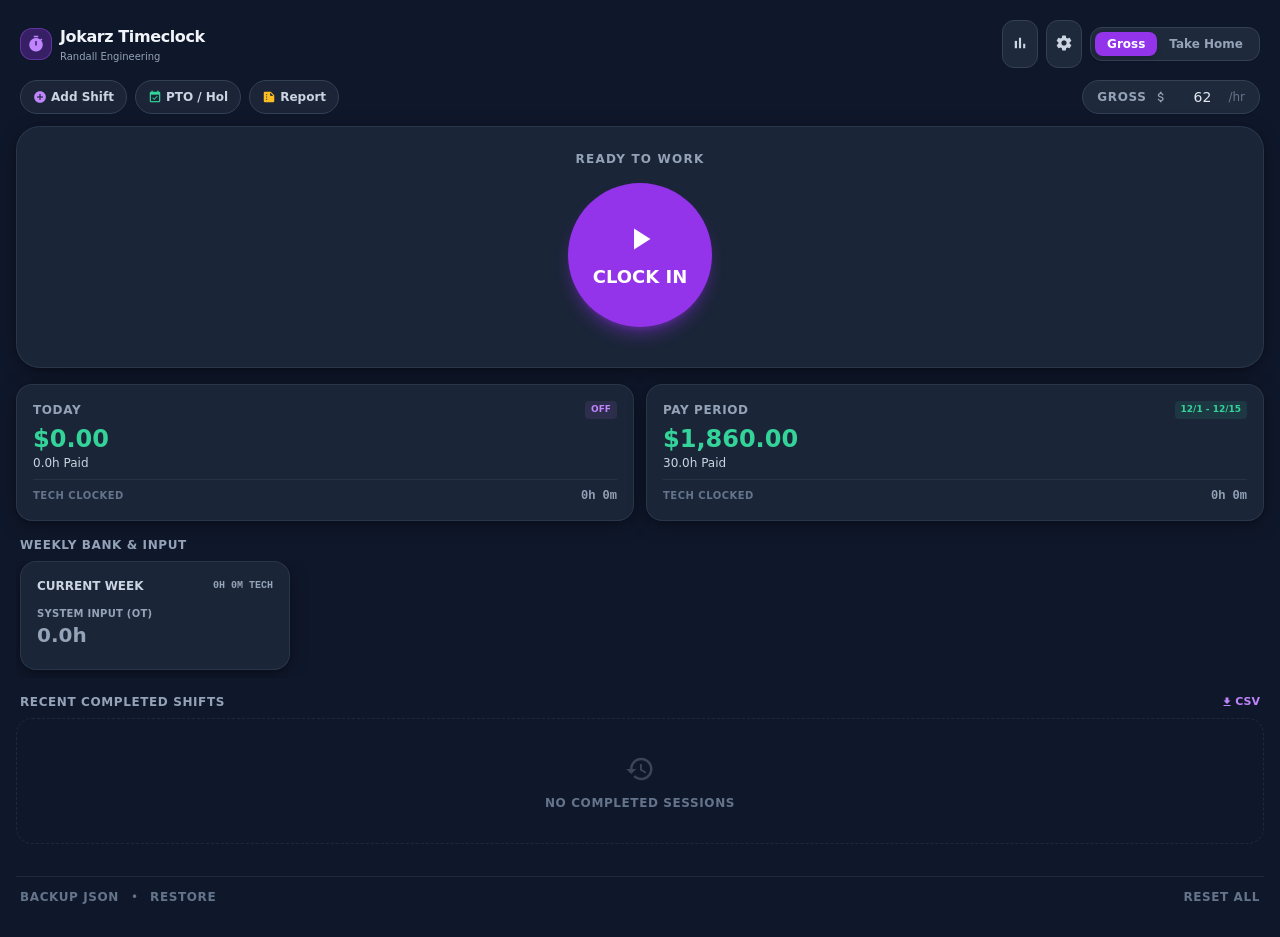
<file: android-build/assets/index.html>
<!DOCTYPE html>
<html lang="en">
<head>
    <meta charset="UTF-8">
    <meta name="viewport" content="width=device-width, initial-scale=1.0, maximum-scale=1.0, user-scalable=no">
    <meta name="theme-color" content="#9333ea">
    <meta name="description" content="Professional Material Design 3 Timeclock & Overtime Tracker for Randall Engineering">
    <title>Jokarz Timeclock - Randall Engineering</title>
    
    <!-- Self-Contained Offline Tailwind & Material Styles -->
    <script src="css/tailwind.min.js"></script>
    <link rel="manifest" href="manifest.json">
    <link rel="stylesheet" href="css/styles.css">
</head>
<body class="flex flex-col min-h-screen bg-slate-900 text-slate-100 font-sans p-4 overflow-y-auto hide-scroll transition-colors duration-300">

    <!-- Top App Bar & Actions -->
    <header class="flex justify-between items-center mt-1 px-1 shrink-0 no-print">
        <div class="flex items-center space-x-2">
            <div class="w-8 h-8 rounded-xl bg-purple-600/30 flex items-center justify-center border border-purple-500/40 shadow-sm">
                <span class="material-icons text-purple-400 text-lg">timer</span>
            </div>
            <div>
                <h1 class="text-base font-bold tracking-tight text-slate-100">Jokarz Timeclock</h1>
                <div class="text-[10px] text-slate-400 font-medium">Randall Engineering</div>
            </div>
        </div>
        
        <div class="flex items-center space-x-2">
            <!-- Analytics Button -->
            <button onclick="UIController.openAnalyticsModal()" title="Analytics & Trends" class="p-2 rounded-xl bg-slate-800 border border-slate-700 hover:bg-slate-700 text-slate-300 hover:text-white transition-colors">
                <span class="material-icons text-lg">bar_chart</span>
            </button>
            
            <!-- Settings Button -->
            <button onclick="UIController.openSettingsModal()" title="Settings & Schedules" class="p-2 rounded-xl bg-slate-800 border border-slate-700 hover:bg-slate-700 text-slate-300 hover:text-white transition-colors">
                <span class="material-icons text-lg">settings</span>
            </button>
            
            <!-- Gross / Net Pay Toggle -->
            <div class="flex bg-slate-800 rounded-xl p-1 border border-slate-700 shadow-sm">
                <button id="modeGrossBtn" class="px-3 py-1 rounded-lg text-xs font-bold transition-colors bg-purple-600 text-white shadow-sm">Gross</button>
                <button id="modeNetBtn" class="px-3 py-1 rounded-lg text-xs font-bold transition-colors text-slate-400 hover:text-slate-200">Take Home</button>
            </div>
        </div>
    </header>

    <!-- Quick Action Bar & Rate Input -->
    <div class="flex justify-between items-center px-1 mb-3 mt-3 shrink-0 no-print">
        <div class="flex space-x-2">
            <!-- Add Missed Shift Button -->
            <button onclick="UIController.openAddModal()" class="flex items-center px-3 py-1.5 bg-slate-800/80 hover:bg-slate-700 rounded-full border border-slate-700 text-xs font-semibold text-slate-300 transition-colors">
                <span class="material-icons text-sm mr-1 text-purple-400">add_circle</span> Add Shift
            </button>
            
            <!-- PTO / Holiday Button -->
            <button onclick="UIController.openPtoModal()" class="flex items-center px-3 py-1.5 bg-slate-800/80 hover:bg-slate-700 rounded-full border border-slate-700 text-xs font-semibold text-slate-300 transition-colors">
                <span class="material-icons text-sm mr-1 text-emerald-400">event_available</span> PTO / Hol
            </button>

            <!-- Timesheet Report / Print -->
            <button onclick="UIController.openReportModal()" class="flex items-center px-3 py-1.5 bg-slate-800/80 hover:bg-slate-700 rounded-full border border-slate-700 text-xs font-semibold text-slate-300 transition-colors">
                <span class="material-icons text-sm mr-1 text-amber-400">summarize</span> Report
            </button>
        </div>

        <!-- Hourly Rate Input -->
        <div class="flex items-center bg-slate-800 rounded-full px-3.5 py-1.5 shadow-sm border border-slate-700">
            <span id="rateLabel" class="text-slate-400 text-xs mr-2 font-semibold uppercase tracking-wider">Gross</span>
            <span class="text-slate-400 material-icons text-sm mr-0.5">attach_money</span>
            <input type="number" id="hourlyRate" step="0.5" class="w-14 text-right outline-none bg-transparent font-medium text-slate-200 text-sm" placeholder="Rate">
            <span class="text-slate-500 text-xs ml-0.5">/hr</span>
        </div>
    </div>

    <!-- Main Clock Card -->
    <div class="md-card rounded-3xl p-6 flex flex-col items-center justify-center mb-4 relative overflow-hidden shrink-0 no-print">
        <div id="statusText" class="text-xs font-bold uppercase tracking-widest text-slate-400 mb-4 transition-colors duration-300">
            Ready to Work
        </div>

        <!-- Big Central Action Button -->
        <button id="clockBtn" class="btn-press relative w-36 h-36 rounded-full flex flex-col items-center justify-center text-white font-bold text-lg transition-all duration-300 bg-purple-600 shadow-lg shadow-purple-600/40">
            <span id="clockIcon" class="material-icons text-4xl mb-1">play_arrow</span>
            <span id="clockBtnText">CLOCK IN</span>
        </button>

        <!-- Live Clock & Status Stats -->
        <div id="liveStats" class="mt-4 flex flex-col items-center opacity-0 h-0 pointer-events-none transition-all duration-300 w-full">
            <div onclick="UIController.openActiveTimerModal()" title="Click to adjust start time" class="flex items-center justify-center cursor-pointer active:scale-95 transition-transform group py-1 px-4 rounded-xl hover:bg-slate-700/40">
                <div class="text-4xl font-mono font-light text-slate-100 tracking-tight" id="liveTimer">00:00:00</div>
                <span class="material-icons text-slate-500 text-lg ml-2 group-hover:text-purple-400 transition-colors">edit</span>
            </div>
            
            <!-- Live Status Box (Standard Shift / Banking / Live Overtime) -->
            <div class="flex items-center justify-center mt-2 w-full" id="liveStatusBox">
                <!-- Injected via TimerEngine.tick() -->
            </div>

            <!-- Manual Break / Lunch Toggle Button -->
            <div class="mt-3 flex justify-center">
                <button id="breakBtn" class="flex items-center px-4 py-1.5 rounded-full bg-amber-600/30 text-amber-400 border border-amber-500/40 text-xs font-bold transition-all shadow-sm">
                    <span class="material-icons text-sm mr-1">pause</span> Break / Lunch
                </button>
            </div>
        </div>
    </div>

    <!-- Summary Cards -->
    <div class="grid grid-cols-2 gap-3 mb-4 shrink-0 no-print">
        <!-- Today Card -->
        <div class="md-card rounded-2xl p-4 flex flex-col">
            <div class="flex justify-between items-center mb-1">
                <span class="text-xs font-bold text-slate-400 uppercase tracking-wider">Today</span>
                <span class="text-[9px] text-purple-400 font-bold px-1.5 py-0.5 bg-purple-400/10 rounded uppercase" id="todayPayableType">Salary</span>
            </div>
            <div class="flex items-baseline space-x-1.5">
                <span class="text-2xl font-bold text-emerald-400" id="todayActualEarnings">$0.00</span>
                <span class="text-[11px] font-semibold text-purple-400 transition-opacity" id="todayBonusEarnings"></span>
            </div>
            <span class="text-xs font-medium text-slate-300 mb-2" id="todayActualHours">0.0h Paid</span>
            
            <div class="mt-auto pt-2 border-t border-slate-700/50 flex justify-between items-center">
                <span class="text-[10px] text-slate-500 uppercase tracking-wider font-semibold">Tech Clocked</span>
                <span class="text-xs font-bold text-slate-400 font-mono" id="todayTechDetails">0h 0m</span>
            </div>
        </div>
        
        <!-- Pay Period Card -->
        <div class="md-card rounded-2xl p-4 flex flex-col">
            <div class="flex justify-between items-center mb-1">
                <span class="text-xs font-bold text-slate-400 uppercase tracking-wider">Pay Period</span>
                <span class="text-[9px] text-emerald-400 font-bold px-1.5 py-0.5 bg-emerald-400/10 rounded uppercase" id="periodLabel">Current</span>
            </div>
            <div class="flex items-baseline space-x-1.5">
                <span class="text-2xl font-bold text-emerald-400" id="periodActualEarnings">$0.00</span>
                <span class="text-[11px] font-semibold text-purple-400 transition-opacity" id="periodBonusEarnings"></span>
            </div>
            <span class="text-xs font-medium text-slate-300 mb-2" id="periodActualHours">0.0h Paid</span>
            
            <div class="mt-auto pt-2 border-t border-slate-700/50 flex justify-between items-center">
                <span class="text-[10px] text-slate-500 uppercase tracking-wider font-semibold">Tech Clocked</span>
                <span class="text-xs font-bold text-slate-400 font-mono" id="periodTechDetails">0h 0m</span>
            </div>
        </div>
    </div>

    <!-- Weekly Swiper View -->
    <div class="shrink-0 mb-4 no-print">
        <h3 class="text-xs font-bold text-slate-400 uppercase tracking-wider px-1 mb-2">Weekly Bank & Input</h3>
        <div class="flex overflow-x-auto snap-x-container hide-scroll space-x-3 pb-2 px-1" id="weeklySwiperContainer">
            <!-- Weekly Cards injected via UIController.renderWeeklySwiper() -->
        </div>
    </div>

    <!-- Session Log Table / List -->
    <div class="flex-1 min-h-[160px] flex flex-col no-print">
        <div class="flex justify-between items-center mb-2 px-1">
            <h3 class="text-xs font-bold text-slate-400 uppercase tracking-wider">Recent Completed Shifts</h3>
            <div class="flex space-x-2">
                <button onclick="UIController.exportCSV()" title="Export Timesheet to CSV" class="text-[11px] font-semibold text-purple-400 hover:text-purple-300 flex items-center">
                    <span class="material-icons text-xs mr-0.5">download</span> CSV
                </button>
            </div>
        </div>
        <div id="sessionLogContainer" class="flex flex-col space-y-2 overflow-y-auto pb-6 hide-scroll">
            <!-- Populated dynamically by UIController.renderSessionLog() -->
        </div>
    </div>

    <!-- Footer Tools: Backup / Restore / Clear -->
    <footer class="shrink-0 flex justify-between items-center border-t border-slate-800 pt-3 pb-4 mt-2 px-1 text-xs text-slate-500 no-print">
        <div class="flex space-x-3">
            <button onclick="UIController.exportJSONBackup()" class="hover:text-slate-300 transition-colors uppercase tracking-wider font-semibold">Backup JSON</button>
            <span>•</span>
            <button onclick="UIController.triggerJSONImport()" class="hover:text-slate-300 transition-colors uppercase tracking-wider font-semibold">Restore</button>
        </div>
        <button onclick="UIController.clearData()" class="hover:text-rose-400 transition-colors uppercase tracking-wider font-semibold">Reset All</button>
    </footer>

    <!-- ================= MODALS ================= -->

    <!-- Edit Active Session Modal -->
    <div id="editActiveModal" class="fixed inset-0 modal-backdrop hidden flex flex-col items-center justify-center z-50 p-4 transition-opacity duration-300 opacity-0">
        <div class="bg-slate-800 rounded-3xl p-6 w-full max-w-sm border border-slate-700 shadow-2xl transform transition-transform duration-300 scale-95" id="editActiveModalContent">
            <h2 class="text-base font-bold text-slate-100 mb-4">Edit Active Start Time</h2>
            <div class="mb-5">
                <label class="block text-xs font-bold text-slate-400 uppercase mb-1.5">Start Time</label>
                <input type="datetime-local" id="editActiveStartTime" class="w-full bg-slate-900 border border-slate-700 rounded-xl p-3 text-slate-200 outline-none focus:border-purple-500 transition-colors text-sm">
            </div>
            <div class="flex justify-end space-x-2">
                <button onclick="UIController.closeActiveTimerModal()" class="text-slate-400 hover:text-slate-200 font-bold px-4 py-2 text-sm transition-colors">Cancel</button>
                <button onclick="UIController.saveActiveTimer()" class="bg-purple-600 hover:bg-purple-500 text-white rounded-xl px-5 py-2.5 font-bold text-sm shadow transition-colors">Save</button>
            </div>
        </div>
    </div>

    <!-- Edit Completed Session Modal -->
    <div id="editModal" class="fixed inset-0 modal-backdrop hidden flex flex-col items-center justify-center z-50 p-4 transition-opacity duration-300 opacity-0">
        <div class="bg-slate-800 rounded-3xl p-6 w-full max-w-sm border border-slate-700 shadow-2xl transform transition-transform duration-300 scale-95" id="editModalContent">
            <h2 class="text-base font-bold text-slate-100 mb-4">Edit Completed Session</h2>
            <input type="hidden" id="editSessionIndex">
            <div class="mb-3">
                <label class="block text-xs font-bold text-slate-400 uppercase mb-1">Start Time</label>
                <input type="datetime-local" id="editStartTime" class="w-full bg-slate-900 border border-slate-700 rounded-xl p-2.5 text-slate-200 outline-none focus:border-purple-500 text-sm">
            </div>
            <div class="mb-3">
                <label class="block text-xs font-bold text-slate-400 uppercase mb-1">End Time</label>
                <input type="datetime-local" id="editEndTime" class="w-full bg-slate-900 border border-slate-700 rounded-xl p-2.5 text-slate-200 outline-none focus:border-purple-500 text-sm">
            </div>
            <div class="mb-5">
                <label class="block text-xs font-bold text-slate-400 uppercase mb-1">Shift Notes / Job Code</label>
                <input type="text" id="editSessionNote" placeholder="e.g. Shop maintenance, Job #1042" class="w-full bg-slate-900 border border-slate-700 rounded-xl p-2.5 text-slate-200 outline-none focus:border-purple-500 text-sm">
            </div>
            <div class="flex justify-between items-center">
                <button onclick="UIController.deleteSession()" class="text-rose-400 hover:text-rose-300 font-bold p-2 text-sm flex items-center transition-colors">
                    <span class="material-icons text-sm mr-1">delete</span> Delete
                </button>
                <div class="flex space-x-2">
                    <button onclick="UIController.closeEditModal()" class="text-slate-400 hover:text-slate-200 font-bold px-3 py-2 text-sm transition-colors">Cancel</button>
                    <button onclick="UIController.saveSession()" class="bg-purple-600 hover:bg-purple-500 text-white rounded-xl px-5 py-2.5 font-bold text-sm shadow transition-colors">Save</button>
                </div>
            </div>
        </div>
    </div>

    <!-- Manual Shift Entry Modal -->
    <div id="addModal" class="fixed inset-0 modal-backdrop hidden flex flex-col items-center justify-center z-50 p-4 transition-opacity duration-300 opacity-0">
        <div class="bg-slate-800 rounded-3xl p-6 w-full max-w-sm border border-slate-700 shadow-2xl transform transition-transform duration-300 scale-95" id="addModalContent">
            <h2 class="text-base font-bold text-slate-100 mb-4">Add Past Shift</h2>
            <div class="mb-3">
                <label class="block text-xs font-bold text-slate-400 uppercase mb-1">Start Time</label>
                <input type="datetime-local" id="addStartTime" class="w-full bg-slate-900 border border-slate-700 rounded-xl p-2.5 text-slate-200 outline-none focus:border-purple-500 text-sm">
            </div>
            <div class="mb-3">
                <label class="block text-xs font-bold text-slate-400 uppercase mb-1">End Time</label>
                <input type="datetime-local" id="addEndTime" class="w-full bg-slate-900 border border-slate-700 rounded-xl p-2.5 text-slate-200 outline-none focus:border-purple-500 text-sm">
            </div>
            <div class="mb-5">
                <label class="block text-xs font-bold text-slate-400 uppercase mb-1">Notes / Job Code</label>
                <input type="text" id="addSessionNote" placeholder="e.g. Regular shift, field service" class="w-full bg-slate-900 border border-slate-700 rounded-xl p-2.5 text-slate-200 outline-none focus:border-purple-500 text-sm">
            </div>
            <div class="flex justify-end space-x-2">
                <button onclick="UIController.closeAddModal()" class="text-slate-400 hover:text-slate-200 font-bold px-4 py-2 text-sm transition-colors">Cancel</button>
                <button onclick="UIController.saveManualSession()" class="bg-purple-600 hover:bg-purple-500 text-white rounded-xl px-5 py-2.5 font-bold text-sm shadow transition-colors">Add</button>
            </div>
        </div>
    </div>

    <!-- PTO & Holiday Entry Modal -->
    <div id="ptoModal" class="fixed inset-0 modal-backdrop hidden flex flex-col items-center justify-center z-50 p-4 transition-opacity duration-300 opacity-0">
        <div class="bg-slate-800 rounded-3xl p-6 w-full max-w-sm border border-slate-700 shadow-2xl transform transition-transform duration-300 scale-95" id="ptoModalContent">
            <h2 class="text-base font-bold text-slate-100 mb-3">Log PTO / Holiday / Sick Hours</h2>
            <div class="grid grid-cols-2 gap-2 mb-3">
                <div>
                    <label class="block text-xs font-bold text-slate-400 uppercase mb-1">Date</label>
                    <input type="date" id="ptoDate" class="w-full bg-slate-900 border border-slate-700 rounded-xl p-2 text-slate-200 outline-none focus:border-purple-500 text-xs">
                </div>
                <div>
                    <label class="block text-xs font-bold text-slate-400 uppercase mb-1">Hours</label>
                    <input type="number" id="ptoHours" value="10" step="0.5" class="w-full bg-slate-900 border border-slate-700 rounded-xl p-2 text-slate-200 outline-none focus:border-purple-500 text-xs">
                </div>
            </div>
            <div class="grid grid-cols-2 gap-2 mb-3">
                <div>
                    <label class="block text-xs font-bold text-slate-400 uppercase mb-1">Type</label>
                    <select id="ptoType" class="w-full bg-slate-900 border border-slate-700 rounded-xl p-2 text-slate-200 outline-none focus:border-purple-500 text-xs">
                        <option value="PTO">PTO</option>
                        <option value="Holiday">Holiday</option>
                        <option value="Sick">Sick Leave</option>
                    </select>
                </div>
                <div>
                    <label class="block text-xs font-bold text-slate-400 uppercase mb-1">Notes</label>
                    <input type="text" id="ptoNote" placeholder="e.g. Labor Day" class="w-full bg-slate-900 border border-slate-700 rounded-xl p-2 text-slate-200 outline-none focus:border-purple-500 text-xs">
                </div>
            </div>
            <div class="flex justify-end space-x-2 mb-4">
                <button onclick="UIController.savePto()" class="bg-emerald-600 hover:bg-emerald-500 text-white rounded-xl px-4 py-2 font-bold text-xs shadow transition-colors">Add Entry</button>
            </div>

            <div class="border-t border-slate-700 pt-3">
                <div class="text-xs font-bold text-slate-400 uppercase mb-2">Logged PTO / Holidays</div>
                <div id="ptoListContainer" class="max-h-36 overflow-y-auto hide-scroll">
                    <!-- Populated dynamically -->
                </div>
            </div>

            <div class="flex justify-end mt-4">
                <button onclick="UIController.closePtoModal()" class="text-slate-400 hover:text-slate-200 font-bold px-4 py-2 text-xs transition-colors">Close</button>
            </div>
        </div>
    </div>

    <!-- Analytics & Chart Modal -->
    <div id="analyticsModal" class="fixed inset-0 modal-backdrop hidden flex flex-col items-center justify-center z-50 p-4 transition-opacity duration-300 opacity-0">
        <div class="bg-slate-800 rounded-3xl p-6 w-full max-w-md border border-slate-700 shadow-2xl transform transition-transform duration-300 scale-95" id="analyticsModalContent">
            <div class="flex justify-between items-center mb-4">
                <h2 class="text-base font-bold text-slate-100 flex items-center">
                    <span class="material-icons text-purple-400 text-lg mr-1.5">insights</span> Weekly Analytics & Trends
                </h2>
                <button onclick="UIController.closeAnalyticsModal()" class="text-slate-400 hover:text-slate-200">
                    <span class="material-icons text-base">close</span>
                </button>
            </div>

            <div class="p-3 bg-slate-900/90 rounded-2xl border border-slate-700/60 mb-4" id="weeklyChartContainer">
                <!-- SVG Chart injected via ChartEngine.renderWeeklyBreakdown() -->
            </div>

            <div class="flex justify-around text-center text-xs p-3 bg-slate-900/50 rounded-xl border border-slate-700/40 mb-4">
                <div>
                    <div class="text-slate-400 font-semibold uppercase text-[10px]">Regular Bar</div>
                    <div class="text-purple-400 font-bold text-sm mt-0.5">Base Hours</div>
                </div>
                <div>
                    <div class="text-slate-400 font-semibold uppercase text-[10px]">Pink Top Bar</div>
                    <div class="text-rose-400 font-bold text-sm mt-0.5">Overtime</div>
                </div>
            </div>

            <div class="flex justify-end">
                <button onclick="UIController.closeAnalyticsModal()" class="bg-purple-600 hover:bg-purple-500 text-white rounded-xl px-5 py-2 font-bold text-xs shadow transition-colors">Done</button>
            </div>
        </div>
    </div>

    <!-- Settings Modal -->
    <div id="settingsModal" class="fixed inset-0 modal-backdrop hidden flex flex-col items-center justify-center z-50 p-4 transition-opacity duration-300 opacity-0">
        <div class="bg-slate-800 rounded-3xl p-6 w-full max-w-sm border border-slate-700 shadow-2xl transform transition-transform duration-300 scale-95 max-h-[90vh] overflow-y-auto hide-scroll" id="settingsModalContent">
            <h2 class="text-base font-bold text-slate-100 mb-4 flex items-center">
                <span class="material-icons text-purple-400 text-lg mr-1.5">tune</span> App Settings & Rules
            </h2>

            <div class="space-y-3 mb-5">
                <div>
                    <label class="block text-xs font-bold text-slate-400 uppercase mb-1">Pay Schedule Cycle</label>
                    <select id="settingSchedule" class="w-full bg-slate-900 border border-slate-700 rounded-xl p-2.5 text-slate-200 outline-none focus:border-purple-500 text-xs">
                        <option value="semimonthly">Semi-Monthly (1st-15th & 16th-EOM)</option>
                        <option value="biweekly">Bi-Weekly (Every 2 Weeks)</option>
                        <option value="weekly">Weekly (Monday - Sunday)</option>
                        <option value="monthly">Monthly (1st - Last Day)</option>
                    </select>
                </div>

                <div class="grid grid-cols-2 gap-2">
                    <div>
                        <label class="block text-xs font-bold text-slate-400 uppercase mb-1">Standard Shift</label>
                        <input type="number" id="settingStandardHours" step="0.5" class="w-full bg-slate-900 border border-slate-700 rounded-xl p-2.5 text-slate-200 outline-none focus:border-purple-500 text-xs">
                    </div>
                    <div>
                        <label class="block text-xs font-bold text-slate-400 uppercase mb-1">OT Cliff Target</label>
                        <input type="number" id="settingCliffHours" step="0.5" class="w-full bg-slate-900 border border-slate-700 rounded-xl p-2.5 text-slate-200 outline-none focus:border-purple-500 text-xs">
                    </div>
                </div>

                <div class="grid grid-cols-2 gap-2">
                    <div>
                        <label class="block text-xs font-bold text-slate-400 uppercase mb-1">OT Multiplier</label>
                        <select id="settingOtMultiplier" class="w-full bg-slate-900 border border-slate-700 rounded-xl p-2.5 text-slate-200 outline-none focus:border-purple-500 text-xs">
                            <option value="1.0">1.0x (Straight Rate)</option>
                            <option value="1.5">1.5x (Time & Half)</option>
                            <option value="2.0">2.0x (Double Time)</option>
                        </select>
                    </div>
                    <div>
                        <label class="block text-xs font-bold text-slate-400 uppercase mb-1">Visual Theme</label>
                        <select id="settingTheme" class="w-full bg-slate-900 border border-slate-700 rounded-xl p-2.5 text-slate-200 outline-none focus:border-purple-500 text-xs">
                            <option value="dark">Slate Dark</option>
                            <option value="amoled">AMOLED Black</option>
                            <option value="emerald">Cyber Emerald</option>
                            <option value="amber">Amber Glow</option>
                            <option value="light">Material Light</option>
                        </select>
                    </div>
                </div>

                <!-- Toggles -->
                <div class="space-y-2 pt-2 border-t border-slate-700">
                    <label class="flex items-center justify-between text-xs text-slate-300">
                        <span>Sound Chimes & Clicks</span>
                        <input type="checkbox" id="settingSound" class="w-4 h-4 rounded text-purple-600 bg-slate-900 border-slate-700 focus:ring-0">
                    </label>
                    <label class="flex items-center justify-between text-xs text-slate-300">
                        <span>Haptic Vibration Feedback</span>
                        <input type="checkbox" id="settingHaptic" class="w-4 h-4 rounded text-purple-600 bg-slate-900 border-slate-700 focus:ring-0">
                    </label>
                    <label class="flex items-center justify-between text-xs text-slate-300">
                        <span>Shift Milestone Notifications</span>
                        <input type="checkbox" id="settingNotifications" class="w-4 h-4 rounded text-purple-600 bg-slate-900 border-slate-700 focus:ring-0">
                    </label>
                    <label class="flex items-center justify-between text-xs text-slate-300">
                        <span>Auto-Deduct 30m Meal After 4h</span>
                        <input type="checkbox" id="settingAutoBreak" class="w-4 h-4 rounded text-purple-600 bg-slate-900 border-slate-700 focus:ring-0">
                    </label>
                </div>
            </div>

            <div class="flex justify-end space-x-2">
                <button onclick="UIController.closeSettingsModal()" class="text-slate-400 hover:text-slate-200 font-bold px-3 py-2 text-xs transition-colors">Cancel</button>
                <button onclick="UIController.saveSettings()" class="bg-purple-600 hover:bg-purple-500 text-white rounded-xl px-5 py-2.5 font-bold text-xs shadow transition-colors">Save Settings</button>
            </div>
        </div>
    </div>

    <!-- Timesheet Report / Print Modal -->
    <div id="reportModal" class="fixed inset-0 modal-backdrop hidden flex flex-col items-center justify-center z-50 p-4 transition-opacity duration-300 opacity-0">
        <div class="bg-slate-800 rounded-3xl p-6 w-full max-w-lg border border-slate-700 shadow-2xl transform transition-transform duration-300 scale-95 max-h-[90vh] overflow-y-auto hide-scroll" id="reportModalContent">
            <div class="flex justify-between items-center mb-4 no-print">
                <h2 class="text-base font-bold text-slate-100 flex items-center">
                    <span class="material-icons text-amber-400 text-lg mr-1.5">description</span> Timesheet Report Summary
                </h2>
                <div class="flex space-x-2">
                    <button onclick="UIController.printReport()" class="flex items-center bg-purple-600 hover:bg-purple-500 text-white rounded-xl px-3 py-1.5 text-xs font-bold shadow transition-colors">
                        <span class="material-icons text-xs mr-1">print</span> Print / Save PDF
                    </button>
                    <button onclick="UIController.closeReportModal()" class="text-slate-400 hover:text-slate-200">
                        <span class="material-icons text-base">close</span>
                    </button>
                </div>
            </div>

            <div id="reportBody">
                <!-- Generated dynamically by UIController.openReportModal() -->
            </div>
        </div>
    </div>

    <!-- Reusable Confirm Modal -->
    <div id="confirmModal" class="fixed inset-0 modal-backdrop hidden flex flex-col items-center justify-center z-50 p-4 transition-opacity duration-300 opacity-0">
        <div class="bg-slate-800 rounded-3xl p-6 w-full max-w-sm border border-slate-700 shadow-2xl transform transition-transform duration-300 scale-95" id="confirmModalContent">
            <h2 class="text-base font-bold text-slate-100 mb-2" id="confirmTitle">Confirm</h2>
            <p class="text-slate-400 text-xs mb-6" id="confirmMessage">Are you sure?</p>
            <div class="flex justify-end space-x-2">
                <button onclick="UIController.closeConfirm()" class="text-slate-400 hover:text-slate-200 font-bold px-4 py-2 text-xs transition-colors">Cancel</button>
                <button id="confirmActionBtn" class="bg-rose-600 hover:bg-rose-500 text-white rounded-xl px-5 py-2.5 font-bold text-xs shadow transition-colors">Yes</button>
            </div>
        </div>
    </div>

    <!-- Alert Modal -->
    <div id="alertModal" class="fixed inset-0 modal-backdrop hidden flex flex-col items-center justify-center z-50 p-4 transition-opacity duration-300 opacity-0">
        <div class="bg-slate-800 rounded-3xl p-6 w-full max-w-sm border border-slate-700 shadow-2xl transform transition-transform duration-300 scale-95" id="alertModalContent">
            <h2 class="text-base font-bold text-slate-100 mb-2">Notice</h2>
            <p class="text-slate-400 text-xs mb-6" id="alertMessage">Message goes here.</p>
            <div class="flex justify-end">
                <button onclick="UIController.closeAlert()" class="bg-purple-600 hover:bg-purple-500 text-white rounded-xl px-5 py-2.5 font-bold text-xs shadow transition-colors">OK</button>
            </div>
        </div>
    </div>

    <!-- App Logic Scripts -->
    <script src="js/state.js"></script>
    <script src="js/payroll.js"></script>
    <script src="js/audio_haptics.js"></script>
    <script src="js/notifications.js"></script>
    <script src="js/charts.js"></script>
    <script src="js/tasker.js"></script>
    <script src="js/timer.js"></script>
    <script src="js/ui.js"></script>
    <script src="js/app.js"></script>
</body>
</html>
</file>
<file: android-build/assets/css/styles.css>
/* Jokarz Timeclock - Fully Self-Contained Material Design 3 Stylesheet */

/* Offline Material Icons WebFont */
@font-face {
  font-family: 'Material Icons';
  font-style: normal;
  font-weight: 400;
  src: url('material-icons.woff2') format('woff2');
}

.material-icons {
  font-family: 'Material Icons';
  font-weight: normal;
  font-style: normal;
  font-size: 24px;
  line-height: 1;
  letter-spacing: normal;
  text-transform: none;
  display: inline-block;
  white-space: nowrap;
  word-wrap: normal;
  direction: ltr;
  -webkit-font-smoothing: antialiased;
  text-rendering: optimizeLegibility;
  -moz-osx-font-smoothing: grayscale;
  font-feature-settings: 'liga';
}

:root {
    --md-sys-color-primary: #9333ea;
    --md-sys-color-on-primary: #ffffff;
    --md-sys-color-primary-container: #581c87;
    --md-sys-color-surface: #1e293b;
    --md-sys-color-surface-dim: #0f172a;
    --md-sys-color-surface-bright: #334155;
    --md-sys-color-surface-container: #1e293b;
    --md-sys-color-outline: #334155;
    --md-sys-color-error: #f43f5e;
    --md-sys-color-success: #10b981;
    --md-sys-color-warning: #f59e0b;
}

/* Theme variations */
body.theme-amoled {
    background-color: #000000 !important;
}
body.theme-amoled .md-card {
    background-color: #0a0a0a;
    border-color: #262626;
}

body.theme-emerald {
    --md-sys-color-primary: #059669;
}
body.theme-amber {
    --md-sys-color-primary: #d97706;
}

* {
    box-sizing: border-box;
    -webkit-tap-highlight-color: transparent;
}

body {
    user-select: none;
    -webkit-user-select: none;
    font-family: system-ui, -apple-system, BlinkMacSystemFont, 'Segoe UI', Roboto, Oxygen, Ubuntu, Cantarell, 'Open Sans', 'Helvetica Neue', sans-serif;
    transition: background-color 0.3s ease, color 0.3s ease;
}

/* Scrollbar styling */
.hide-scroll::-webkit-scrollbar {
    display: none;
}
.hide-scroll {
    -ms-overflow-style: none;
    scrollbar-width: none;
}

/* Material Card Surface Elevation */
.md-card {
    background-color: rgba(30, 41, 59, 0.85);
    backdrop-filter: blur(12px);
    -webkit-backdrop-filter: blur(12px);
    border: 1px solid rgba(51, 65, 85, 0.6);
    box-shadow: 0 4px 20px -2px rgba(0, 0, 0, 0.4), 0 2px 6px -1px rgba(0, 0, 0, 0.2);
    transition: transform 0.2s cubic-bezier(0.2, 0, 0, 1), box-shadow 0.2s cubic-bezier(0.2, 0, 0, 1), border-color 0.2s ease;
}

.md-card:hover {
    border-color: rgba(147, 51, 234, 0.35);
}

/* Interactive Button Press Feel */
.btn-press {
    transition: transform 0.15s cubic-bezier(0.2, 0, 0, 1), filter 0.15s ease, box-shadow 0.2s ease;
}
.btn-press:active {
    transform: scale(0.95);
    filter: brightness(0.92);
}

/* Clock In / Out Pulse Ring Animation */
@keyframes pulse-ring {
    0% {
        transform: scale(0.96);
        box-shadow: 0 0 0 0 rgba(225, 29, 72, 0.75);
    }
    70% {
        transform: scale(1.02);
        box-shadow: 0 0 0 18px rgba(225, 29, 72, 0);
    }
    100% {
        transform: scale(0.96);
        box-shadow: 0 0 0 0 rgba(225, 29, 72, 0);
    }
}

.animate-pulse-ring {
    animation: pulse-ring 2.2s infinite cubic-bezier(0.4, 0, 0.6, 1);
}

/* Weekly Swiper Carousel */
.snap-x-container {
    scroll-snap-type: x mandatory;
    -webkit-overflow-scrolling: touch;
}
.snap-slide {
    scroll-snap-align: start;
}

/* Print Stylesheet for Timesheet / Invoice */
@media print {
    body {
        background-color: #ffffff !important;
        color: #000000 !important;
        padding: 0 !important;
    }
    .no-print, header, .btn-press, #clockBtn, #weeklySwiperContainer, #liveStats, .hide-print {
        display: none !important;
    }
    #reportModal {
        position: static !important;
        background: none !important;
        opacity: 1 !important;
        display: block !important;
        padding: 0 !important;
    }
    #reportModalContent {
        background: #ffffff !important;
        color: #000000 !important;
        border: none !important;
        box-shadow: none !important;
        max-width: 100% !important;
        transform: none !important;
    }
    table {
        border-collapse: collapse;
        width: 100%;
    }
    th, td {
        border: 1px solid #ddd;
        padding: 8px;
        color: #000000 !important;
    }
}
</file>
